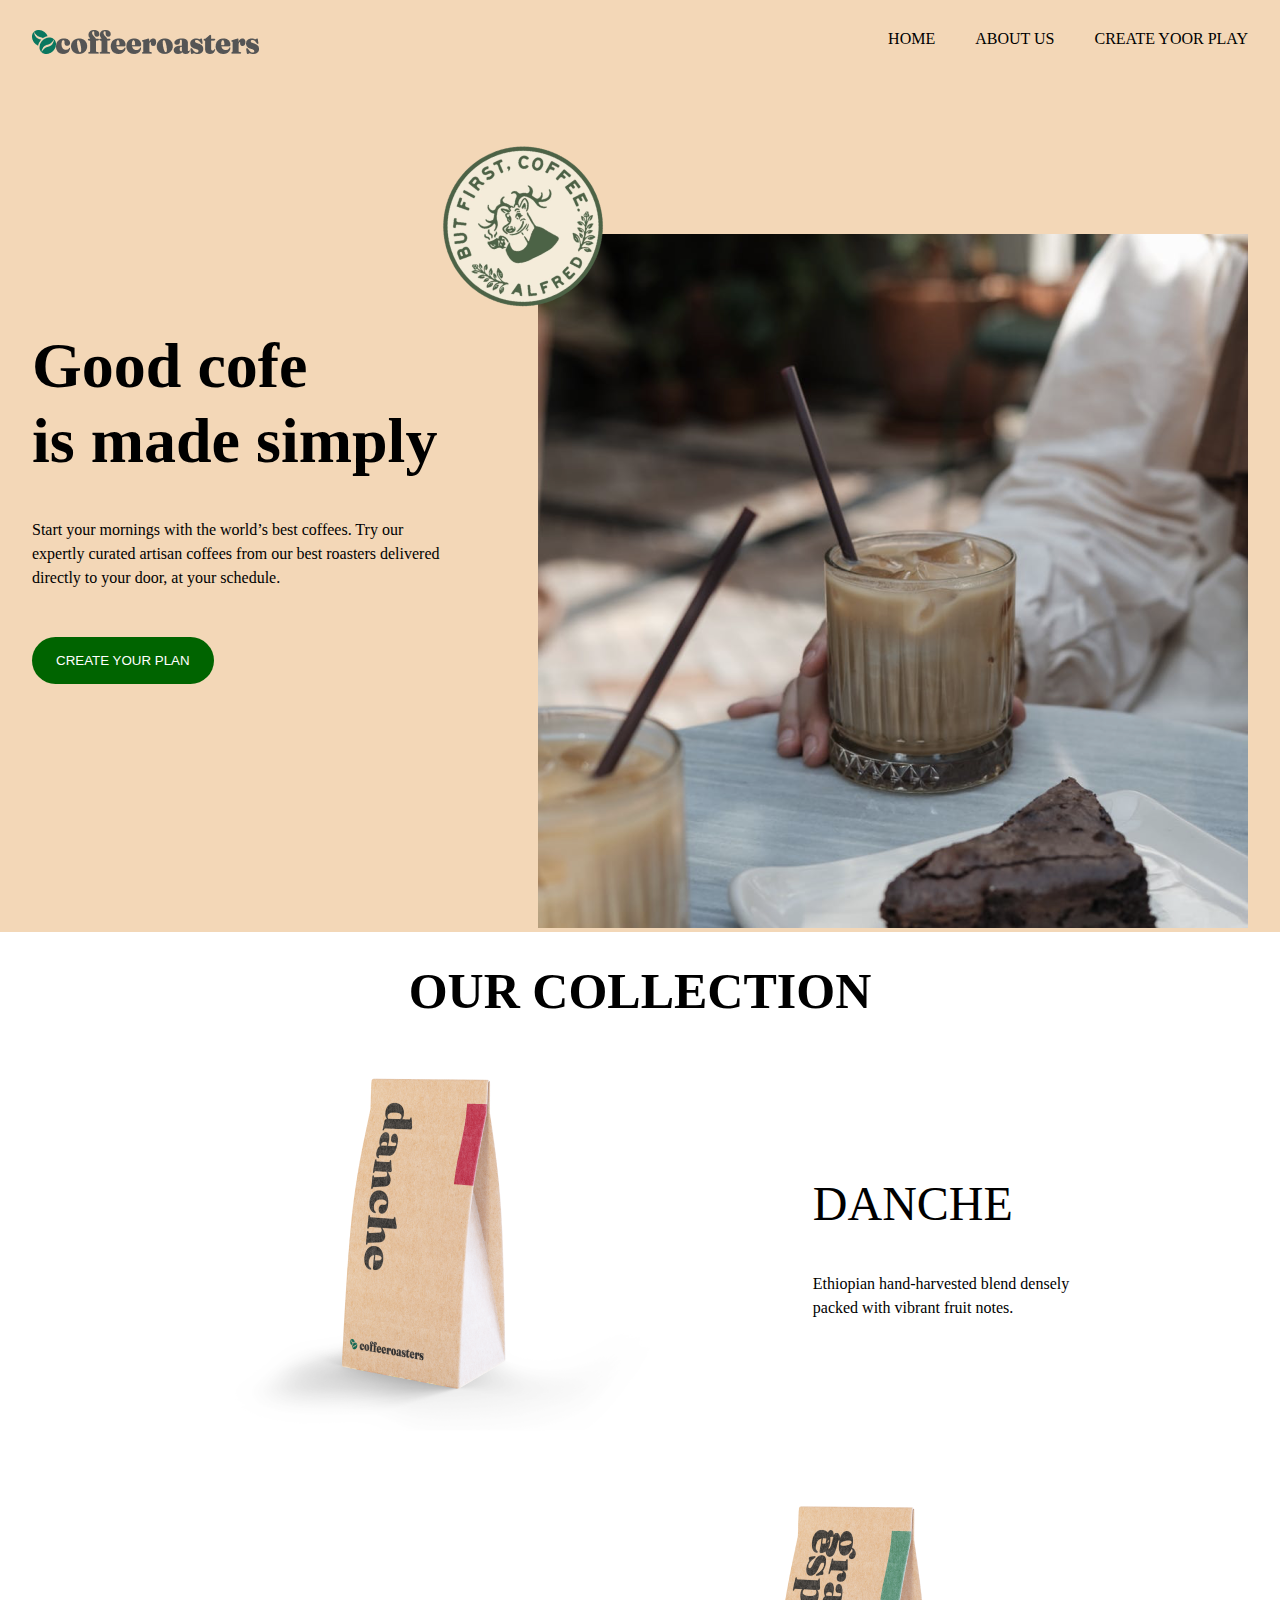
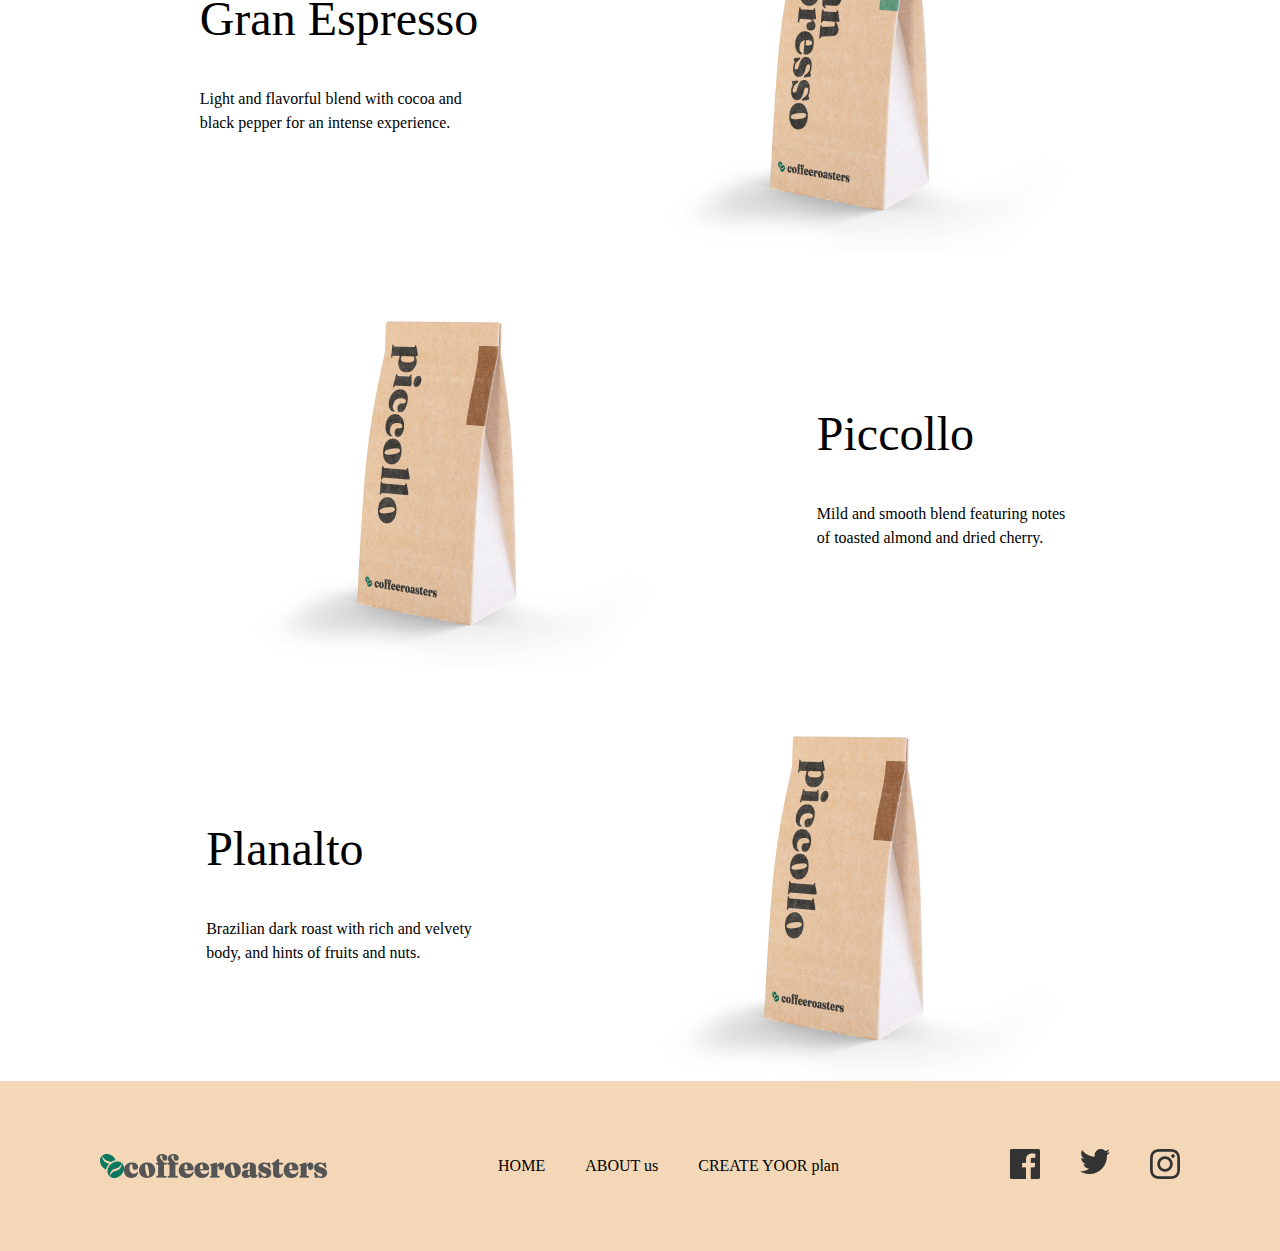
<file: index.html>
<!DOCTYPE html>
<html lang="en">

<head>
    <meta charset="UTF-8">
    <meta name="viewport" content="width=device-width, initial-scale=1.0">
    <title>Document</title>
    <link rel="stylesheet" href="./main.css">
</head>

<body>
    <header>
        <div class="container">
            <nav>
                <img src="./Group 3614.png" alt="">
                <ul>
                    <li class="au"><a class="au" href="">HOME</a></li>
                    <li class="au"><a class="au" href="index2.html">ABOUT US</a></li>
                    <li class="au"><a class="au" href="">CREATE YOOR PLAY</a></li>
                </ul>
            </nav>
            <div class="ota">
                <div class="birinchi ">
                    <h1>Good cofe <br>is made simply</h1>
                    <p>Start your mornings with the world’s best coffees. Try our <br> expertly curated artisan coffees
                        from
                        our best
                        roasters delivered <br> directly to your door, at your schedule.</p>
                    <button>CREATE YOUR PLAN</button>
                </div>
                <div class="ikkinchi">
                    <img class="rotatelogo" src="./image 40.png" alt="">
                    <img src="./Rectangle 679.png" alt="">
                </div>
            </div>



        </div>
    </header>
    <main>
        <section>
           <div class="container">
                <h2>OUR COLLECTION</h2>
                <div class="kofe">
                    <img class="imghover" src="./kopi4.png" alt="">
                    <div>
                        <h3>DANCHE</h3>
                        <P>Ethiopian hand-harvested blend densely <br> packed with vibrant fruit notes.</P>
                    </div>
                </div>
            </div>
            <div class="kofe">
                <div>
                    <h3>Gran Espresso</h3>
                    <P>Light and flavorful blend with cocoa and <br> black pepper for an intense experience.</P>
                </div>
                <img src="./kopi1 copy.png" alt="">

            </div>
            <div class="kofe">
                 <img src="./kopi3.png" alt="">
                <div>
                    <h3>Piccollo</h3>
                    <P>Mild and smooth blend featuring notes <br> of toasted almond and dried cherry.</P>
                </div>
            </div>
            <div class="kofe">
                <div>
                    <h3>Planalto</h3>
                    <P>Brazilian dark roast with rich and velvety <br> body, and hints of fruits and nuts.</P>
                </div>
                <img src="./kopi3.png" alt="">

            </div>
        </section>
    </main>
    <footer>
        <div class="container">
            <div class="fotermain">
                <img src="./Group 3614.png" alt="">
                <ul>
                    <li>HOME</li>
                    <li>ABOUT us</li>
                    <li>CREATE YOOR plan</li>
                </ul>
                <ul>
                    <li> <img src="./Path (1).png" alt=""></li>
                    <li> <img src="./Path.png" alt=""></li>
                    <li> <img src="./Shape.png" alt=""></li>
                </ul>
            </div>
        </div>
    </footer>
</body>

</html>
</file>
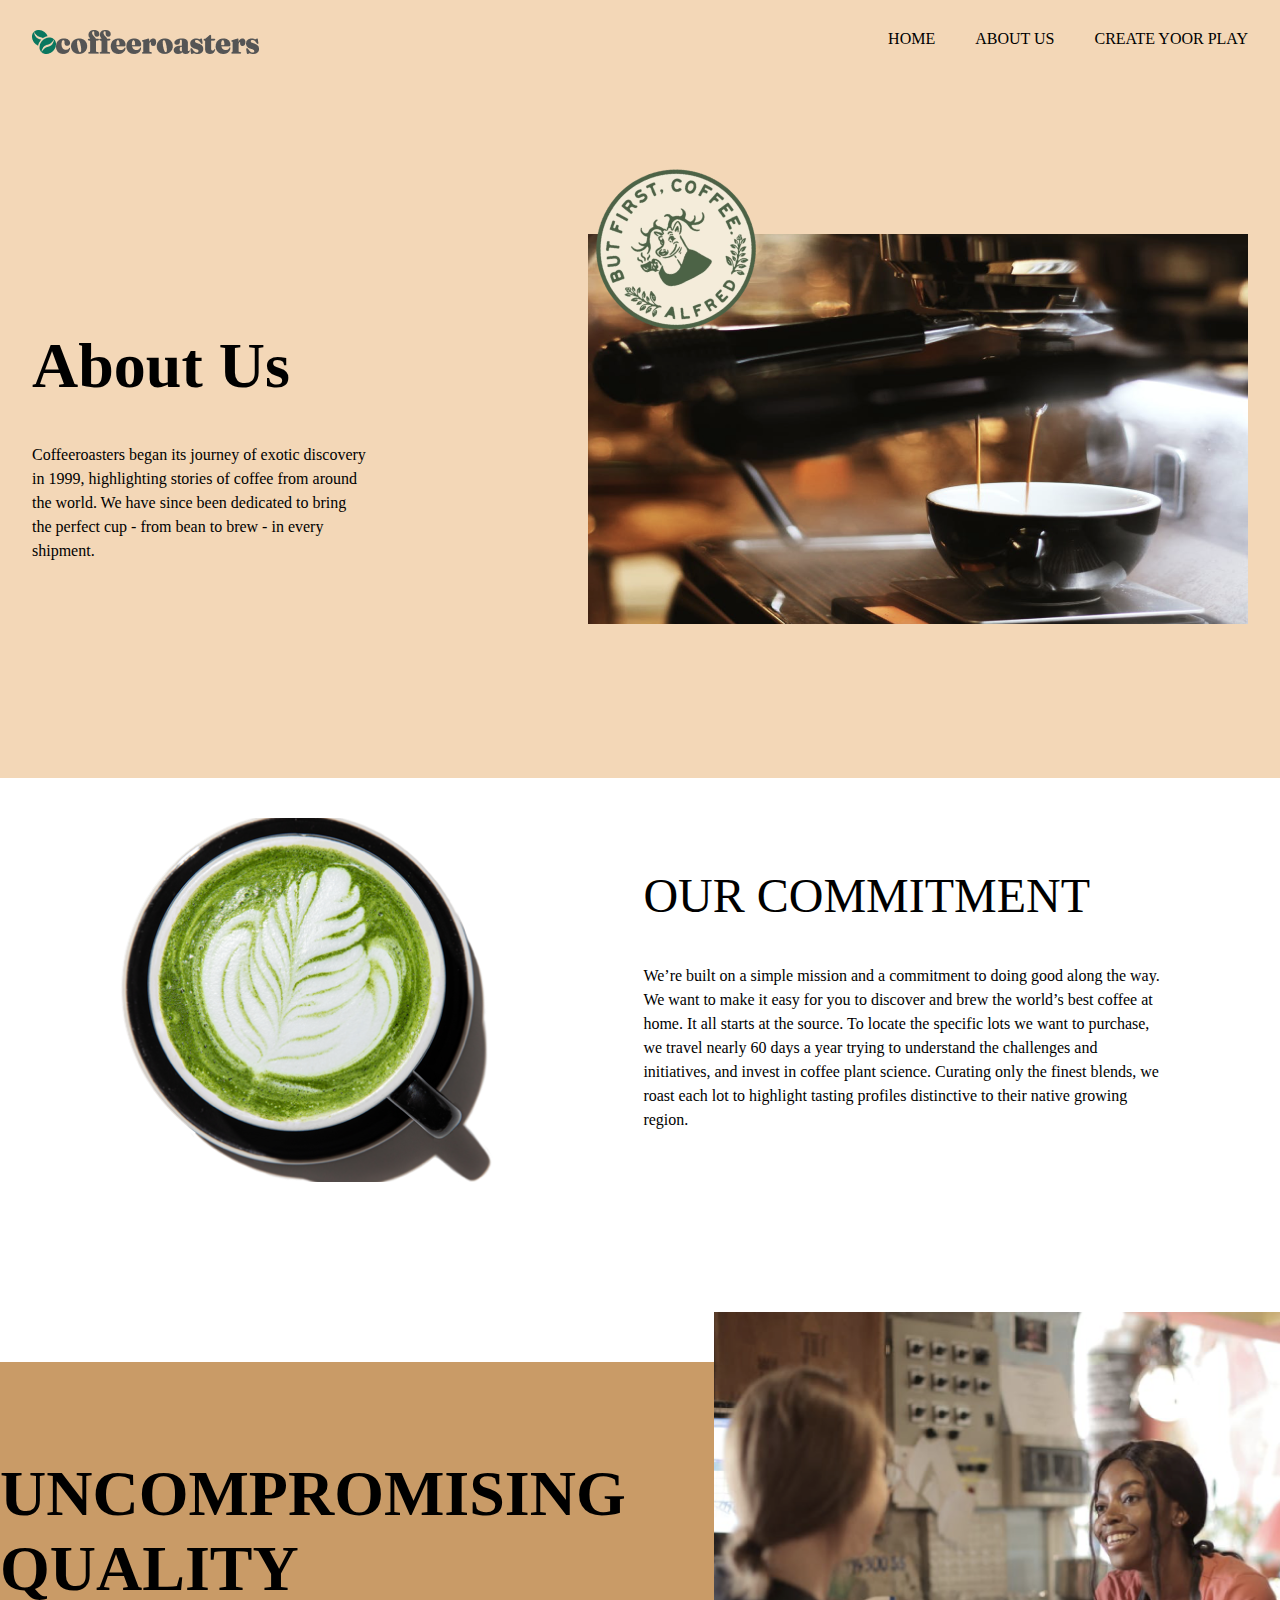
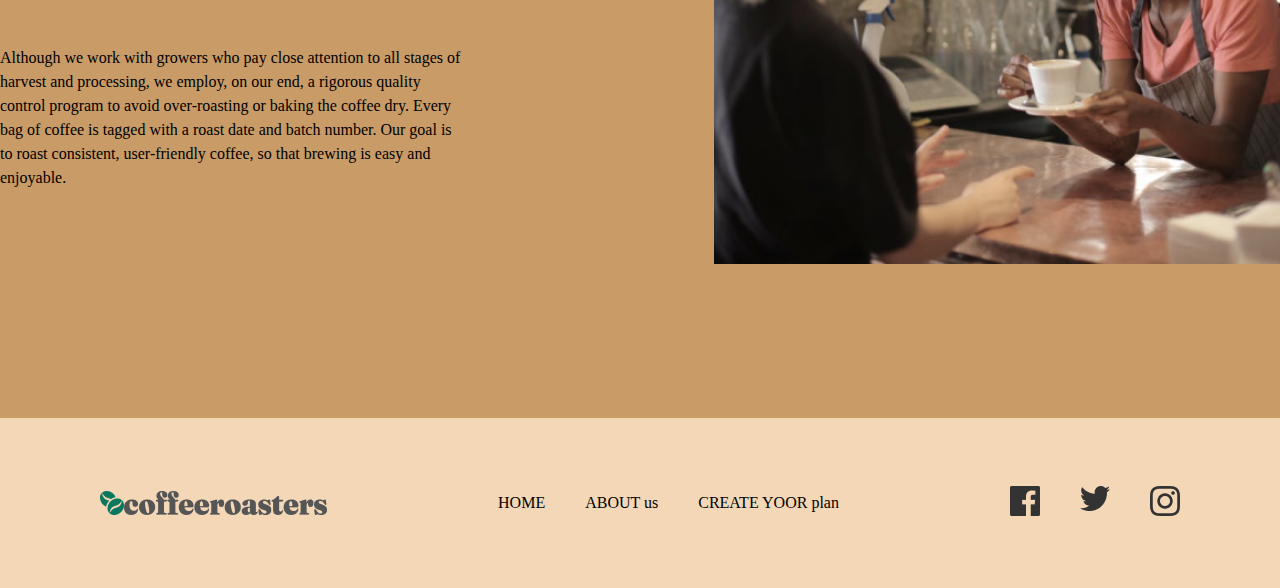
<file: index2.html>
<!DOCTYPE html>
<html lang="en">

<head>
    <meta charset="UTF-8">
    <meta name="viewport" content="width=device-width, initial-scale=1.0">
    <link rel="stylesheet" href="main2.css">
    <title>Document</title>
</head>

<body>
    <header>
        <div class="container">
            <nav>
                <img src="./Group 3614.png" alt="">
                <ul>
                    <li class="au"><a class="au" href="">HOME</a></li>
                    <li class="au"><a class="au" href="index2.html">ABOUT US</a></li>
                    <li class="au"><a class="au" href="">CREATE YOOR PLAY</a></li>
                </ul>
            </nav>
            <div class="ota">
                <div class="birinchi ">
                    <h1>About Us</h1>
                    <p>Coffeeroasters began its journey of exotic discovery <br>in 1999, highlighting stories of coffee
                        from
                        around <br> the world. We have since been dedicated to bring <br>the perfect cup - from bean to
                        brew - in
                        every <br> shipment.</p>
                </div>
                <div class="ikkinchi">
                    <img class="rotatelogo" src="./image 40.png" alt="">
                    <img class="rect" src="Rectangle 679 (1).png" alt="">
                </div>
            </div>




        </div>
    </header>
    <main>
        <section>
            <div class="container">
                <div class="kofe">
                    <img class="imghover" src="cup-6 1.png" alt="">
                    <div>
                        <h3>OUR COMMITMENT</h3>
                        <p>We’re built on a simple mission and a commitment to doing good along the way. <br> We want to
                            make
                            it easy for you to discover and brew the world’s best coffee at <br>home. It all starts at
                            the
                            source. To locate the specific lots we want to purchase,<br> we travel nearly 60 days a year
                            trying to understand the challenges and <br>initiatives, and invest in coffee plant science.
                            Curating only the finest blends, we <br>roast each lot to highlight tasting profiles
                            distinctive
                            to their native growing <br>region.</p>
                    </div>
                </div>
            </div>
        </section>
        <section class="sect">
            <div class="ota">
                <div class="birinchi ">
                    <h1>UNCOMPROMISING <br>QUALITY</h1>
                    <p>Although we work with growers who pay close attention to all stages of harvest and processing, we
                        employ, on our end, a rigorous quality control program to avoid over-roasting or baking the
                        coffee dry. Every bag of coffee is tagged with a roast date and batch number. Our goal is to
                        roast consistent, user-friendly coffee, so that brewing is easy and enjoyable.</p>
                </div>
                <div class="ikkinchi">
                    <img class="image" src="Rectangle 681.png" alt="">
                </div>
            </div>
        </section>
    </main>
    <footer>
        <div class="container">
            <div class="fotermain">
                <img src="./Group 3614.png" alt="">
                <ul>
                    <li>HOME</li>
                    <li>ABOUT us</li>
                    <li>CREATE YOOR plan</li>
                </ul>
                <ul>
                    <li> <img src="./Path (1).png" alt=""></li>
                    <li> <img src="./Path.png" alt=""></li>
                    <li> <img src="./Shape.png" alt=""></li>
                </ul>
            </div>
        </div>
    </footer>
</body>

</html>
</file>
<file: main.css>
* {
    margin: 0;
    padding: 0;
    box-sizing: border-box;
    list-style: none;
    text-decoration: none;
}

.container {
    max-width: 100%;
    width: 95%;
    margin: 0 auto;
}

ul {
    display: flex;
    gap: 40px;
}

nav {
    display: flex;
    justify-content: space-between;
    padding-top: 30px;
}

header {
    background: #F3D7B7;


}

h1 {
    font-family: Roboto;
    font-size: 64px;
    font-weight: 700;
    line-height: 75px;
    text-align: left;
    text-underline-position: from-font;
    text-decoration-skip-ink: none;
    margin-top: 47PX;

}

p {
    font-family: Roboto;
    font-size: 16px;
    font-weight: 400;
    line-height: 24px;
    text-align: left;
    text-underline-position: from-font;
    text-decoration-skip-ink: none;
    margin-top: 40px;

}

button {
    width: Hug (193px)px;
    height: Hug (51px)px;
    top: 492px;
    left: 50px;
    padding: 16px 24px 16px 24px;
    gap: 10px;
    border-radius: 100px;
    opacity: 0px;
    background-color: darkgreen;
    color: white;
    border: none;
    margin-top: 47px;
}

.birinchi {
    margin-top: 47px;
    width: 464px;
}

.ota {
    margin-top: 180px;
    display: flex;
    justify-content: space-between;
}

.rotatelogo {
    position: absolute;
    animation-name: logo;
    animation-duration: 10s;
    animation-delay: 0.5s;
    transform: rotate(0deg);
    animation-iteration-count: infinite;
    top: 120px;
    right: 650px;

}

@keyframes logo {
    from {
        transform: rotate(0deg);
    }

    to {
        transform: rotate(360deg);
    }
}

h2 {
    font-family: Roboto;
    font-size: 50px;
    font-weight: 700;
    line-height: 58.59px;
    text-align: center;
    text-underline-position: from-font;
    text-decoration-skip-ink: none;
    margin-top: 30px;
}

.kofe {
    display: flex;
    gap: 150px;
    align-items: center;
    margin-top: 40px;
    justify-content: center;
}

h3 {
    font-family: Roboto;
    font-size: 48px;
    font-weight: 500;
    line-height: 56.25px;
    text-align: left;
    text-underline-position: from-font;
    text-decoration-skip-ink: none;

}

.fotermain{
    display: flex;
    justify-content: space-between;
    padding: 68px;
    align-items: center;
}
footer{
    background: #F3D7B7;

}.au{
    list-style: none;
    text-decoration: none;
    color: black;
}
.au:hover{
    border: 2px solid green;
    border-radius: 10px;
    color: green;
    background-color:#F3D7B7;
    transition: 400ms;
    padding: 2px;
}
</file>
<file: main2.css>
* {
    margin: 0;
    padding: 0;
    box-sizing: border-box;
    list-style: none;
    text-decoration: none;
}

.container {
    max-width: 100%;
    width: 95%;
    margin: 0 auto;
}

ul {
    display: flex;
    gap: 40px;
}

nav {
    display: flex;
    justify-content: space-between;
    padding-top: 30px;
}

header {
    background: #F3D7B7;
    width: 1440;
    height: 720;
    top: -0.29px;
    


}

h1 {
    font-family: Roboto;
    font-size: 64px;
    font-weight: 700;
    line-height: 75px;
    text-align: left;
    text-underline-position: from-font;
    text-decoration-skip-ink: none;
    margin-top: 47PX;

}

p {
    font-family: Roboto;
    font-size: 16px;
    font-weight: 400;
    line-height: 24px;
    text-align: left;
    text-underline-position: from-font;
    text-decoration-skip-ink: none;
    margin-top: 40px;

}
.birinchi {
    margin-top: 47px;
    width: 464px;
}

.ota {
    margin-top: 180px;
    display: flex;
    justify-content: space-between;
}

.rotatelogo {
    position: absolute;
    animation-name: logo;
    animation-duration: 10s;
    animation-delay: 0.5s;
    transform: rotate(0deg);
    animation-iteration-count: infinite;
    width: 160.82601522975528;
height: 163.7642983464997;
top: 142.55px;
left: 570px;
}

@keyframes logo {
    from {
        transform: rotate(0deg);
    }

    to {
        transform: rotate(360deg);
    }
}
.au{
    list-style: none;
    text-decoration: none;
    color: black;
}
.au:hover{
    border: 2px solid green;
    border-radius: 10px;
    color: green;
    background-color:#F3D7B7;
    transition: 400ms;
    padding: 2px;
}
.rect{
width: 660;
    height: 390;
    top: 182px;
margin-bottom: 150px;
    left: 726px;
}
.kofe {
    display: flex;
    gap: 150px;
    align-items: center;
    margin-top: 40px;
    justify-content: center;
}

h3 {
    font-family: Roboto;
    font-size: 48px;
    font-weight: 500;
    line-height: 56.25px;
    text-align: left;
    text-underline-position: from-font;
    text-decoration-skip-ink: none;

}
.imghover{
width: 371.72479248046875;
height: 364;
top: 880px;
left: 49.6px;


}
main{
    width: 1445.5963134765625;
height: 740.0004272460938;
top: 720px;
left: -6px;
}
.sect{
    background-color:#C99B67;
    width: 1440;
height: 510;
top: 1453px;

}
.image{
margin-bottom: 100px;
width: 566;
height: 552;
position: relative;
top: -50px;

}
.fotermain{
    display: flex;
    justify-content: space-between;
    padding: 68px;
    align-items: center;
}
footer{
    background: #F3D7B7;

}
</file>
